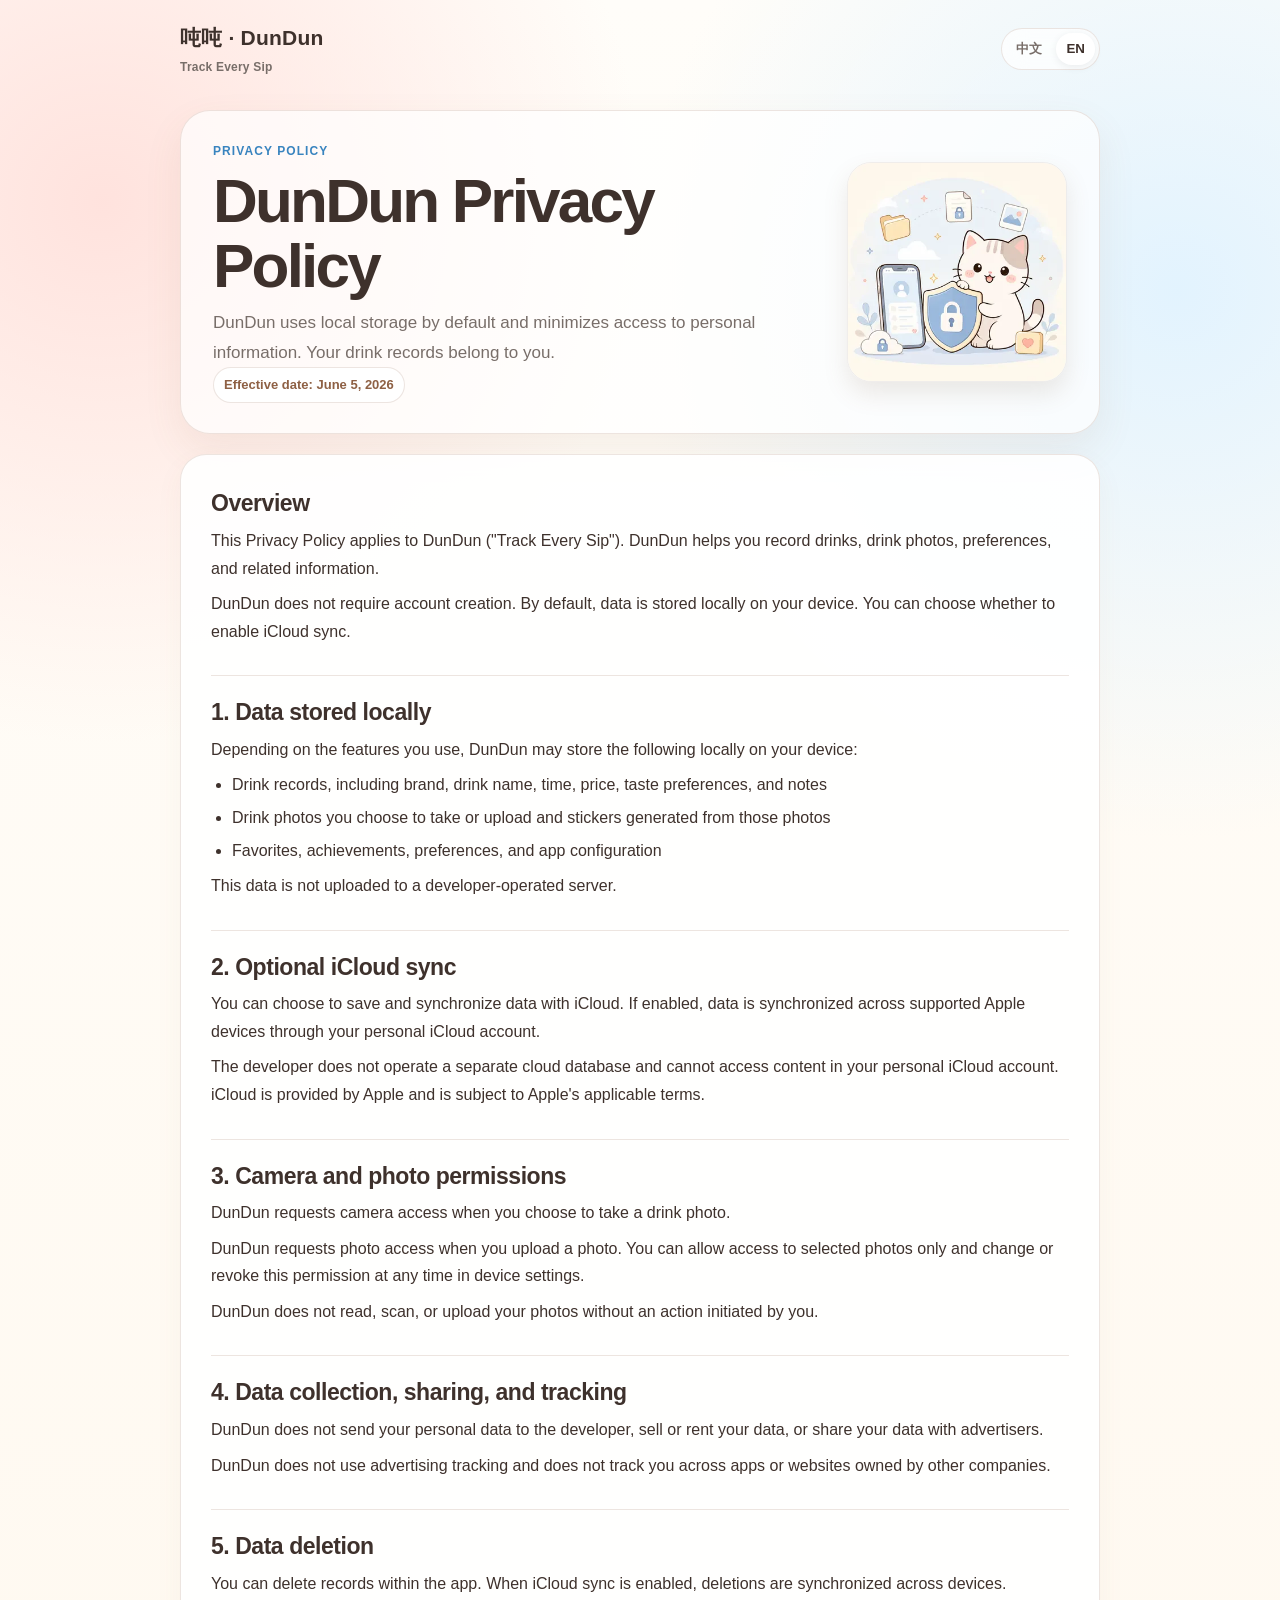
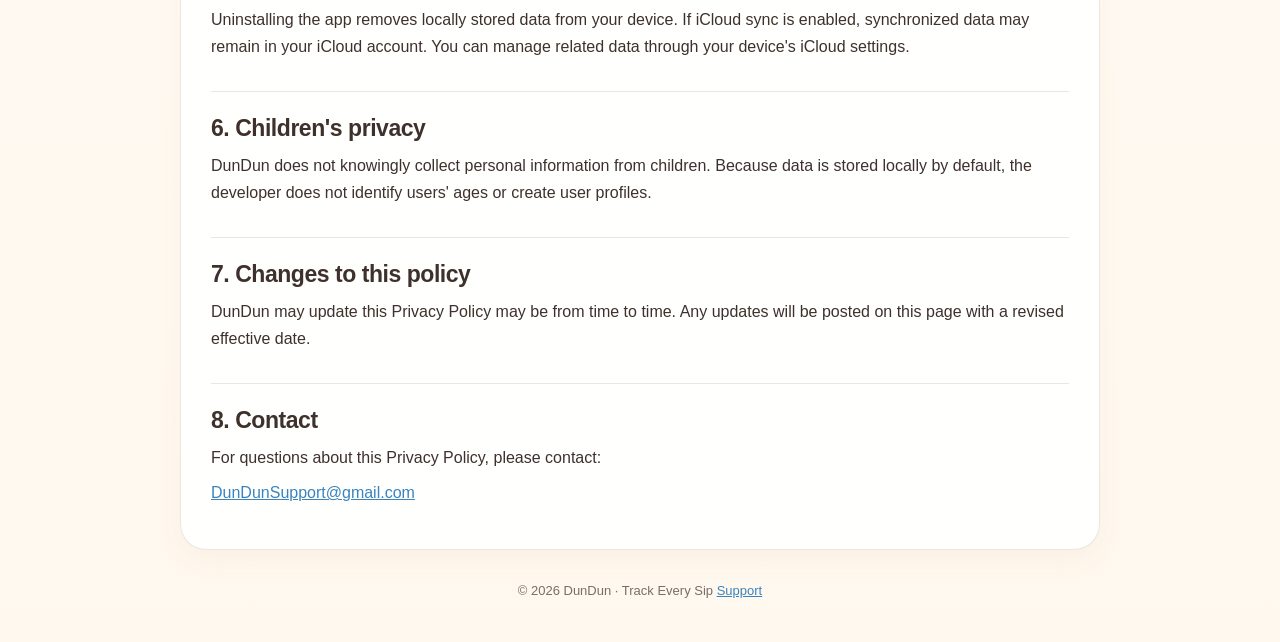
<file: privacy/index.html>
<!doctype html>
<html lang="en" data-current-lang="en">
<head>
  <meta charset="utf-8">
  <meta name="viewport" content="width=device-width,initial-scale=1">
  <title>DunDun Privacy Policy · 吨吨隐私政策</title>
  <link rel="stylesheet" href="../style.css">
</head>
<body>
  <main class="shell">
    <header class="top">
      <div class="brand">吨吨 · DunDun<small>Track Every Sip</small></div>
      <div class="lang" aria-label="Language switcher">
        <button data-set-lang="zh">中文</button>
        <button data-set-lang="en">EN</button>
      </div>
    </header>

    <section class="hero">
      <div>
        <div class="kicker">Privacy Policy</div>
        <div data-lang="zh">
          <h1>吨吨隐私政策</h1>
          <p class="lead">吨吨以本地存储为默认方式，并尽量减少对个人信息的访问。你的饮品记录属于你。</p>
          <span class="badge">生效日期：2026 年 6 月 5 日</span>
        </div>
        <div data-lang="en">
          <h1>DunDun Privacy Policy</h1>
          <p class="lead">DunDun uses local storage by default and minimizes access to personal information. Your drink records belong to you.</p>
          <span class="badge">Effective date: June 5, 2026</span>
        </div>
      </div>
      <img class="hero-image" src="../assets/privacy-dundun.svg" alt="DunDun mascot protecting user data">
    </section>

    <article class="document">
      <section class="section">
        <div data-lang="zh">
          <h2>概述</h2>
          <p>本隐私政策适用于吨吨（DunDun · Track Every Sip）。吨吨用于记录饮品、饮品照片、偏好及相关信息。</p>
          <p>吨吨不会要求创建账户。默认情况下，数据仅保存在你的设备本地。你可以自行选择是否启用 iCloud 同步。</p>
        </div>
        <div data-lang="en">
          <h2>Overview</h2>
          <p>This Privacy Policy applies to DunDun ("Track Every Sip"). DunDun helps you record drinks, drink photos, preferences, and related information.</p>
          <p>DunDun does not require account creation. By default, data is stored locally on your device. You can choose whether to enable iCloud sync.</p>
        </div>
      </section>

      <section class="section">
        <div data-lang="zh">
          <h2>1. 本地存储的数据</h2>
          <p>根据你使用的功能，吨吨可能在设备本地保存：</p>
          <ul>
            <li>饮品记录，包括品牌、饮品名称、时间、价格、口味偏好和备注</li>
            <li>你主动拍摄或上传的饮品照片，以及由照片生成的贴纸</li>
            <li>收藏、成就、偏好设置和 App 配置</li>
          </ul>
          <p>这些数据不会被上传至开发者运营的服务器。</p>
        </div>
        <div data-lang="en">
          <h2>1. Data stored locally</h2>
          <p>Depending on the features you use, DunDun may store the following locally on your device:</p>
          <ul>
            <li>Drink records, including brand, drink name, time, price, taste preferences, and notes</li>
            <li>Drink photos you choose to take or upload and stickers generated from those photos</li>
            <li>Favorites, achievements, preferences, and app configuration</li>
          </ul>
          <p>This data is not uploaded to a developer-operated server.</p>
        </div>
      </section>

      <section class="section">
        <div data-lang="zh">
          <h2>2. 可选 iCloud 同步</h2>
          <p>你可以选择使用 iCloud 保存和同步数据。启用后，数据会通过你的个人 iCloud 账户在支持的 Apple 设备之间同步。</p>
          <p>开发者不会运营独立云端数据库，也无法访问你个人 iCloud 账户中的内容。iCloud 服务由 Apple 提供，并受 Apple 相关条款约束。</p>
        </div>
        <div data-lang="en">
          <h2>2. Optional iCloud sync</h2>
          <p>You can choose to save and synchronize data with iCloud. If enabled, data is synchronized across supported Apple devices through your personal iCloud account.</p>
          <p>The developer does not operate a separate cloud database and cannot access content in your personal iCloud account. iCloud is provided by Apple and is subject to Apple's applicable terms.</p>
        </div>
      </section>

      <section class="section">
        <div data-lang="zh">
          <h2>3. 相机与照片权限</h2>
          <p>当你主动拍摄饮品照片时，吨吨会请求相机权限。</p>
          <p>当你主动上传照片时，吨吨会请求照片访问权限。你可以选择仅允许访问特定照片，也可以在设备设置中随时调整或撤销权限。</p>
          <p>吨吨不会在未经你操作的情况下读取、扫描或上传照片。</p>
        </div>
        <div data-lang="en">
          <h2>3. Camera and photo permissions</h2>
          <p>DunDun requests camera access when you choose to take a drink photo.</p>
          <p>DunDun requests photo access when you upload a photo. You can allow access to selected photos only and change or revoke this permission at any time in device settings.</p>
          <p>DunDun does not read, scan, or upload your photos without an action initiated by you.</p>
        </div>
      </section>

      <section class="section">
        <div data-lang="zh">
          <h2>4. 数据收集、分享与追踪</h2>
          <p>吨吨不会将你的个人数据发送给开发者，不会出售或出租数据，也不会与广告商分享数据。</p>
          <p>吨吨不使用广告追踪，也不会跨其他公司的 App 或网站追踪你。</p>
        </div>
        <div data-lang="en">
          <h2>4. Data collection, sharing, and tracking</h2>
          <p>DunDun does not send your personal data to the developer, sell or rent your data, or share your data with advertisers.</p>
          <p>DunDun does not use advertising tracking and does not track you across apps or websites owned by other companies.</p>
        </div>
      </section>

      <section class="section">
        <div data-lang="zh">
          <h2>5. 删除数据</h2>
          <p>你可以在 App 内删除记录。启用 iCloud 同步后，删除操作会同步至其他设备。</p>
          <p>卸载 App 会移除设备上的本地数据。如果启用了 iCloud，同步数据可能仍保存在你的 iCloud 账户中。你可以通过设备的 iCloud 设置管理相关数据。</p>
        </div>
        <div data-lang="en">
          <h2>5. Data deletion</h2>
          <p>You can delete records within the app. When iCloud sync is enabled, deletions are synchronized across devices.</p>
          <p>Uninstalling the app removes locally stored data from your device. If iCloud sync is enabled, synchronized data may remain in your iCloud account. You can manage related data through your device's iCloud settings.</p>
        </div>
      </section>

      <section class="section">
        <div data-lang="zh">
          <h2>6. 儿童隐私</h2>
          <p>吨吨不会主动收集儿童的个人信息。由于数据默认保存在本地，开发者无法识别用户年龄，也不会建立用户档案。</p>
        </div>
        <div data-lang="en">
          <h2>6. Children's privacy</h2>
          <p>DunDun does not knowingly collect personal information from children. Because data is stored locally by default, the developer does not identify users' ages or create user profiles.</p>
        </div>
      </section>

      <section class="section">
        <div data-lang="zh">
          <h2>7. 政策更新</h2>
          <p>吨吨可能会不时更新本隐私政策。更新内容会发布在本页面，并注明新的生效日期。</p>
        </div>
        <div data-lang="en">
          <h2>7. Changes to this policy</h2>
          <p>DunDun may update this Privacy Policy may be from time to time. Any updates will be posted on this page with a revised effective date.</p>
        </div>
      </section>

      <section class="section">
        <div data-lang="zh">
          <h2>8. 联系方式</h2>
          <p>如对本隐私政策有疑问，请联系：</p>
          <p><a href="mailto:DunDunSupport@gmail.com">DunDunSupport@gmail.com</a></p>
        </div>
        <div data-lang="en">
          <h2>8. Contact</h2>
          <p>For questions about this Privacy Policy, please contact:</p>
          <p><a href="mailto:DunDunSupport@gmail.com">DunDunSupport@gmail.com</a></p>
        </div>
      </section>
    </article>

    <footer class="footer">© 2026 DunDun · Track Every Sip  <a href="../support/">Support</a></footer>
  </main>
  <script src="../script.js"></script>
</body>
</html>
</file>
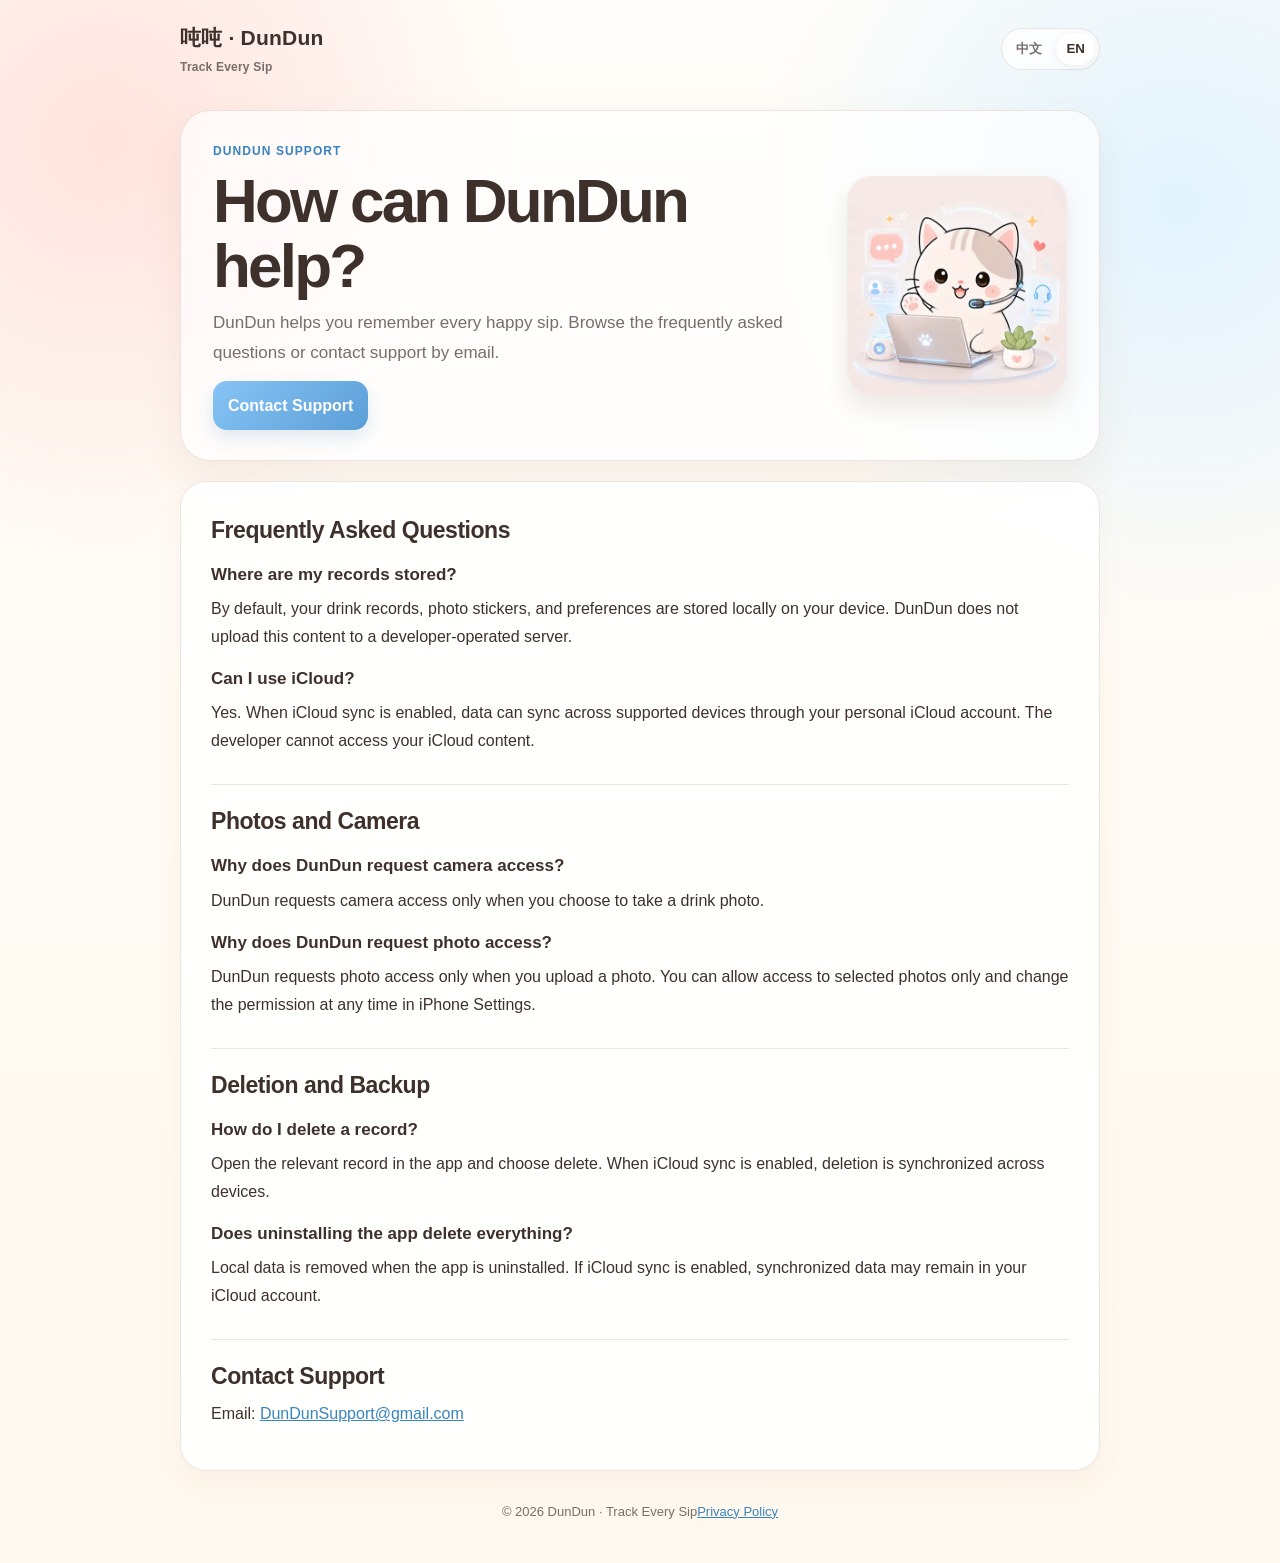
<file: support/index.html>
<!doctype html>
<html lang="en" data-current-lang="en">
<head>
  <meta charset="utf-8">
  <meta name="viewport" content="width=device-width,initial-scale=1">
  <title>DunDun Support · 吨吨支持</title>
  <link rel="stylesheet" href="../style.css">
</head>
<body>
  <main class="shell">
    <header class="top">
      <div class="brand">吨吨 · DunDun<small>Track Every Sip</small></div>
      <div class="lang" aria-label="Language switcher">
        <button data-set-lang="zh">中文</button>
        <button data-set-lang="en">EN</button>
      </div>
    </header>

    <section class="hero">
      <div>
        <div class="kicker">DunDun Support</div>
        <div data-lang="zh">
          <h1>吨吨支持</h1>
          <p class="lead">吨吨陪你记录每一杯快乐水。遇到问题时，可以先查看常见问题，或通过邮件联系支持。</p>
        </div>
        <div data-lang="en">
          <h1>How can DunDun help?</h1>
          <p class="lead">DunDun helps you remember every happy sip. Browse the frequently asked questions or contact support by email.</p>
        </div>
        <a class="cta" href="mailto:DunDunSupport@gmail.com">
          <span class="inline" data-lang="zh">联系支持</span>
          <span class="inline" data-lang="en">Contact Support</span>
        </a>
      </div>
      <img class="hero-image" src="../assets/support-dundun.svg" alt="DunDun customer support mascot">
    </section>

    <article class="document">
      <section class="section">
        <div data-lang="zh">
          <h2>常见问题</h2>
          <h3>我的记录存在哪里？</h3>
          <p>默认情况下，饮品记录、照片贴纸和偏好设置保存在你的设备本地。吨吨不会将这些内容上传到开发者服务器。</p>
          <h3>可以使用 iCloud 吗？</h3>
          <p>可以。启用 iCloud 同步后，数据会通过你的个人 iCloud 账户在支持的设备之间同步。开发者无法访问你的 iCloud 内容。</p>
        </div>
        <div data-lang="en">
          <h2>Frequently Asked Questions</h2>
          <h3>Where are my records stored?</h3>
          <p>By default, your drink records, photo stickers, and preferences are stored locally on your device. DunDun does not upload this content to a developer-operated server.</p>
          <h3>Can I use iCloud?</h3>
          <p>Yes. When iCloud sync is enabled, data can sync across supported devices through your personal iCloud account. The developer cannot access your iCloud content.</p>
        </div>
      </section>

      <section class="section">
        <div data-lang="zh">
          <h2>照片与相机</h2>
          <h3>为什么需要相机权限？</h3>
          <p>只有当你主动拍摄饮品照片时，吨吨才会请求相机权限。</p>
          <h3>为什么需要相册权限？</h3>
          <p>只有当你选择从相册上传照片时，吨吨才会请求相册访问权限。你可以仅允许访问选中的照片，并可在 iPhone 设置中随时修改权限范围。</p>
        </div>
        <div data-lang="en">
          <h2>Photos and Camera</h2>
          <h3>Why does DunDun request camera access?</h3>
          <p>DunDun requests camera access only when you choose to take a drink photo.</p>
          <h3>Why does DunDun request photo access?</h3>
          <p>DunDun requests photo access only when you upload a photo. You can allow access to selected photos only and change the permission at any time in iPhone Settings.</p>
        </div>
      </section>

      <section class="section">
        <div data-lang="zh">
          <h2>删除与备份</h2>
          <h3>如何删除一条记录？</h3>
          <p>在 App 内打开对应记录并选择删除。启用 iCloud 同步后，删除操作会同步到其他设备。</p>
          <h3>卸载 App 会删除全部内容吗？</h3>
          <p>本地数据会随 App 卸载而移除。如果启用了 iCloud，同步数据可能仍保存在你的 iCloud 中。</p>
        </div>
        <div data-lang="en">
          <h2>Deletion and Backup</h2>
          <h3>How do I delete a record?</h3>
          <p>Open the relevant record in the app and choose delete. When iCloud sync is enabled, deletion is synchronized across devices.</p>
          <h3>Does uninstalling the app delete everything?</h3>
          <p>Local data is removed when the app is uninstalled. If iCloud sync is enabled, synchronized data may remain in your iCloud account.</p>
        </div>
      </section>

      <section class="section">
        <div data-lang="zh">
          <h2>联系支持</h2>
          <p>邮件：<a href="mailto:DunDunSupport@gmail.com">DunDunSupport@gmail.com</a></p>
          <p>联系时建议附上设备型号、iOS 版本、App 版本和问题截图。</p>
        </div>
        <div data-lang="en">
          <h2>Contact Support</h2>
          <p>Email: <a href="mailto:DunDunSupport@gmail.com">DunDunSupport@gmail.com</a></p>
        </div>
      </section>
    </article>

    <footer class="footer">© 2026 DunDun · Track Every Sip<a href="../privacy/">Privacy Policy</a></footer>
  </main>
  <script src="../script.js"></script>
</body>
</html>
</file>
<file: style.css>
:root{--cream:#fff8ee;--cream2:#fffdf9;--tea:#d7a16d;--tea-dark:#8e6044;--blue:#87c4f5;--blue-dark:#3984bf;--ink:#3e312c;--muted:#786e69;--line:rgba(142,96,68,.16);--paper:rgba(255,255,255,.9)} *{box-sizing:border-box}html{scroll-behavior:smooth}body{margin:0;color:var(--ink);line-height:1.72;font-family:-apple-system,BlinkMacSystemFont,"SF Pro Text","Segoe UI","PingFang SC","Microsoft YaHei",sans-serif;background:radial-gradient(circle at 8% 9%,rgba(255,225,220,.95) 0,transparent 23%),radial-gradient(circle at 92% 13%,rgba(223,242,255,.9) 0,transparent 24%),linear-gradient(180deg,var(--cream2),var(--cream))} a{color:var(--blue-dark)}.shell{width:min(920px,calc(100% - 32px));margin:0 auto}.top{display:flex;justify-content:space-between;align-items:center;padding:20px 0}.brand{font-weight:850;font-size:21px;letter-spacing:.01em}.brand small{display:block;font-size:12px;color:var(--muted);font-weight:650;margin-top:1px}.lang{display:flex;gap:4px;padding:4px;border:1px solid var(--line);border-radius:999px;background:#ffffffb8;backdrop-filter:blur(12px)}.lang button{border:0;background:transparent;padding:7px 10px;border-radius:999px;font-weight:750;color:var(--muted);cursor:pointer}.lang button.active{background:#fff;color:var(--ink);box-shadow:0 2px 8px #00000012} .hero{display:grid;grid-template-columns:minmax(0,1fr) 220px;gap:28px;align-items:center;padding:30px 32px;margin:12px 0 20px;border-radius:30px;border:1px solid var(--line);background:rgba(255,255,255,.7);box-shadow:0 16px 38px #8e604417}.kicker{font-size:12px;font-weight:850;letter-spacing:.09em;color:var(--blue-dark);text-transform:uppercase}h1{font-size:clamp(36px,6vw,62px);line-height:1.04;margin:8px 0 10px;letter-spacing:-.045em}h2{font-size:23px;line-height:1.3;margin:0 0 8px;letter-spacing:-.02em}h3{font-size:17px;line-height:1.42;margin:17px 0 2px}p{margin:8px 0}.lead{font-size:17px;color:var(--muted);margin:0;max-width:650px}.hero-image{display:block;width:100%;max-width:220px;aspect-ratio:1/1;object-fit:cover;border-radius:24px;border:1px solid rgba(142,96,68,.1);box-shadow:0 12px 25px rgba(121,89,60,.13);animation:float 4s ease-in-out infinite}@keyframes float{50%{transform:translateY(-7px) rotate(-.4deg)}} .document{background:var(--paper);border:1px solid var(--line);border-radius:26px;padding:12px 30px;box-shadow:0 10px 28px #8e60440d}.section{padding:22px 0;border-bottom:1px solid var(--line)}.section:last-child{border-bottom:0}.section ul{padding-left:21px;margin:8px 0}.section li{margin:5px 0}.badge{display:inline-block;background:#fff;border:1px solid var(--line);border-radius:999px;padding:6px 10px;font-size:13px;color:var(--tea-dark);font-weight:750}.cta{display:inline-block;margin-top:14px;background:linear-gradient(135deg,#87c4f5,#5b9ed7);color:#fff;padding:11px 15px;border-radius:14px;font-weight:850;text-decoration:none;box-shadow:0 8px 18px #3984bf29}.footer{text-align:center;padding:30px 0 40px;color:var(--muted);font-size:13px}[data-lang]{display:none}html[data-current-lang="en"] [data-lang="en"],html[data-current-lang="zh"] [data-lang="zh"]{display:block}.inline[data-lang]{display:none}html[data-current-lang="en"] .inline[data-lang="en"],html[data-current-lang="zh"] .inline[data-lang="zh"]{display:inline}@media(max-width:720px){.hero{grid-template-columns:1fr;text-align:center;padding:24px}.hero-image{max-width:180px;margin:0 auto}.lead{margin:0 auto}.document{padding:6px 20px}.section{padding:19px 0}}
</file>
